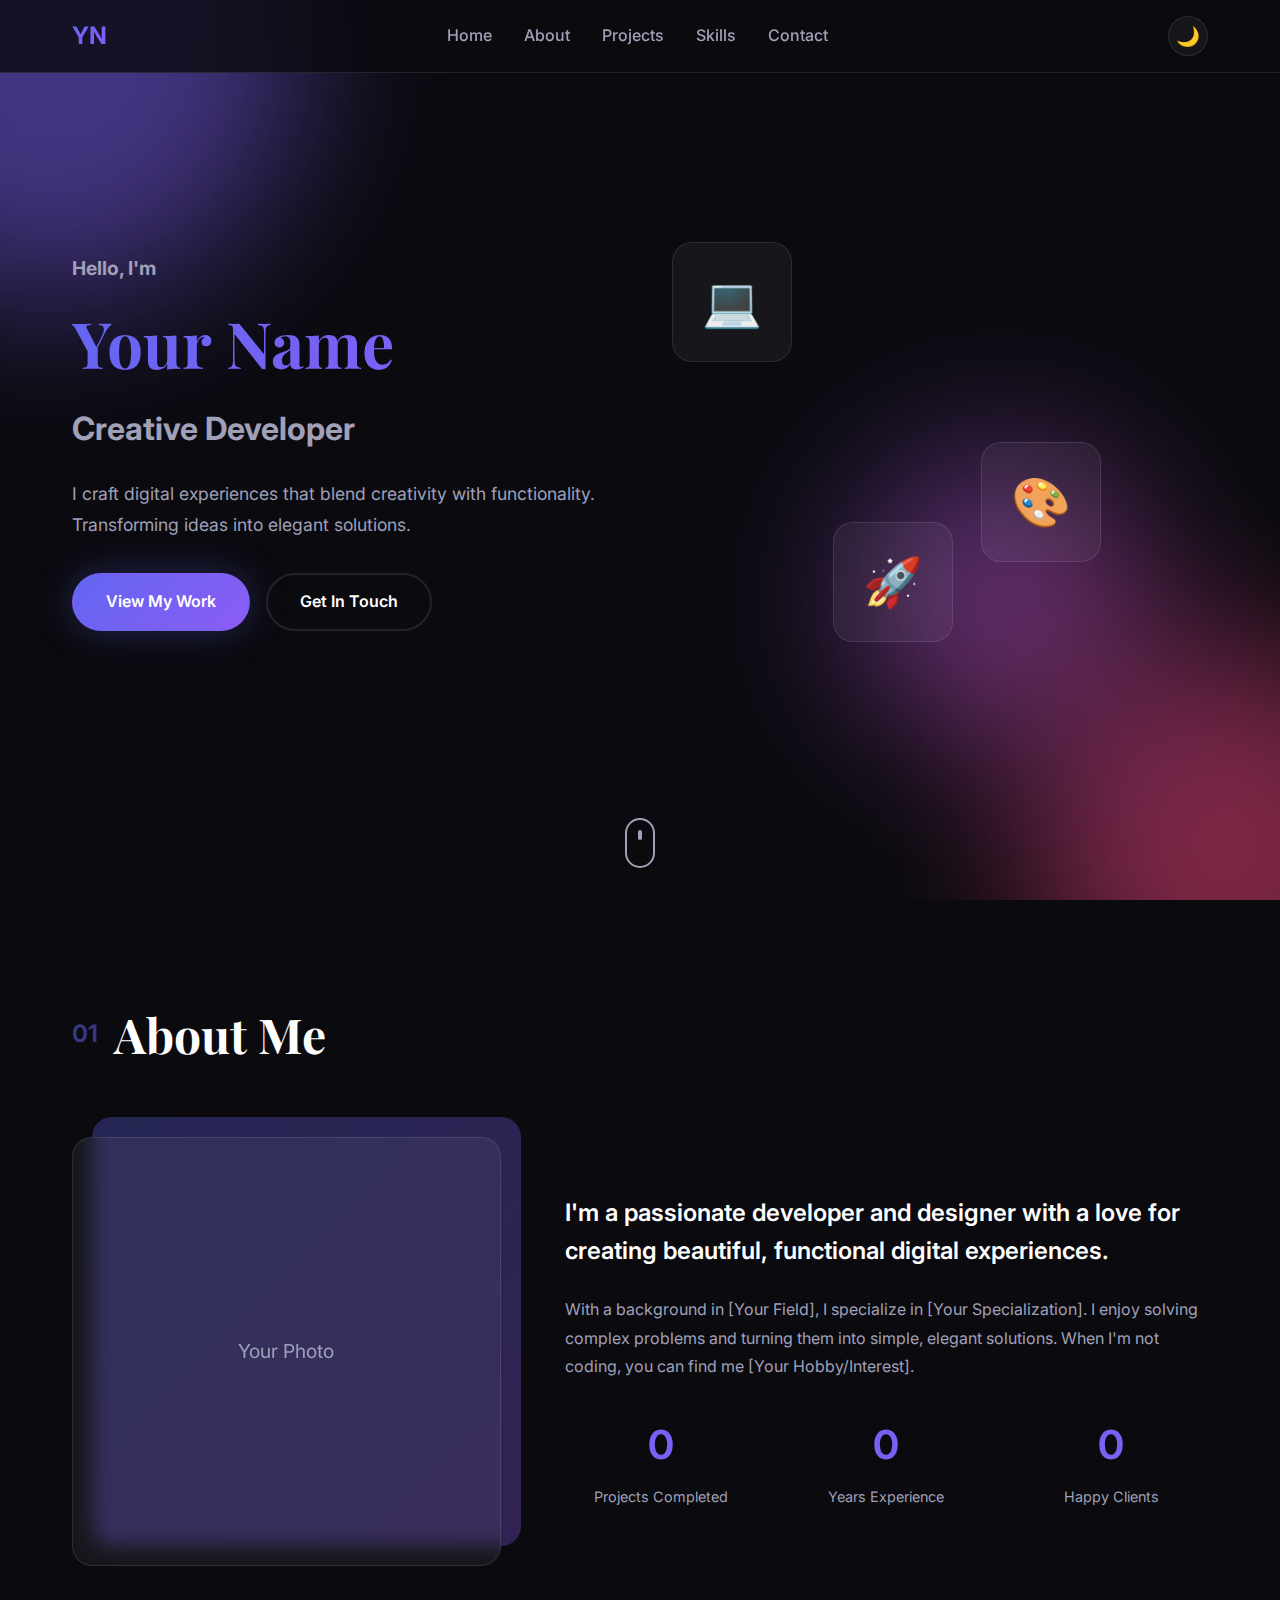
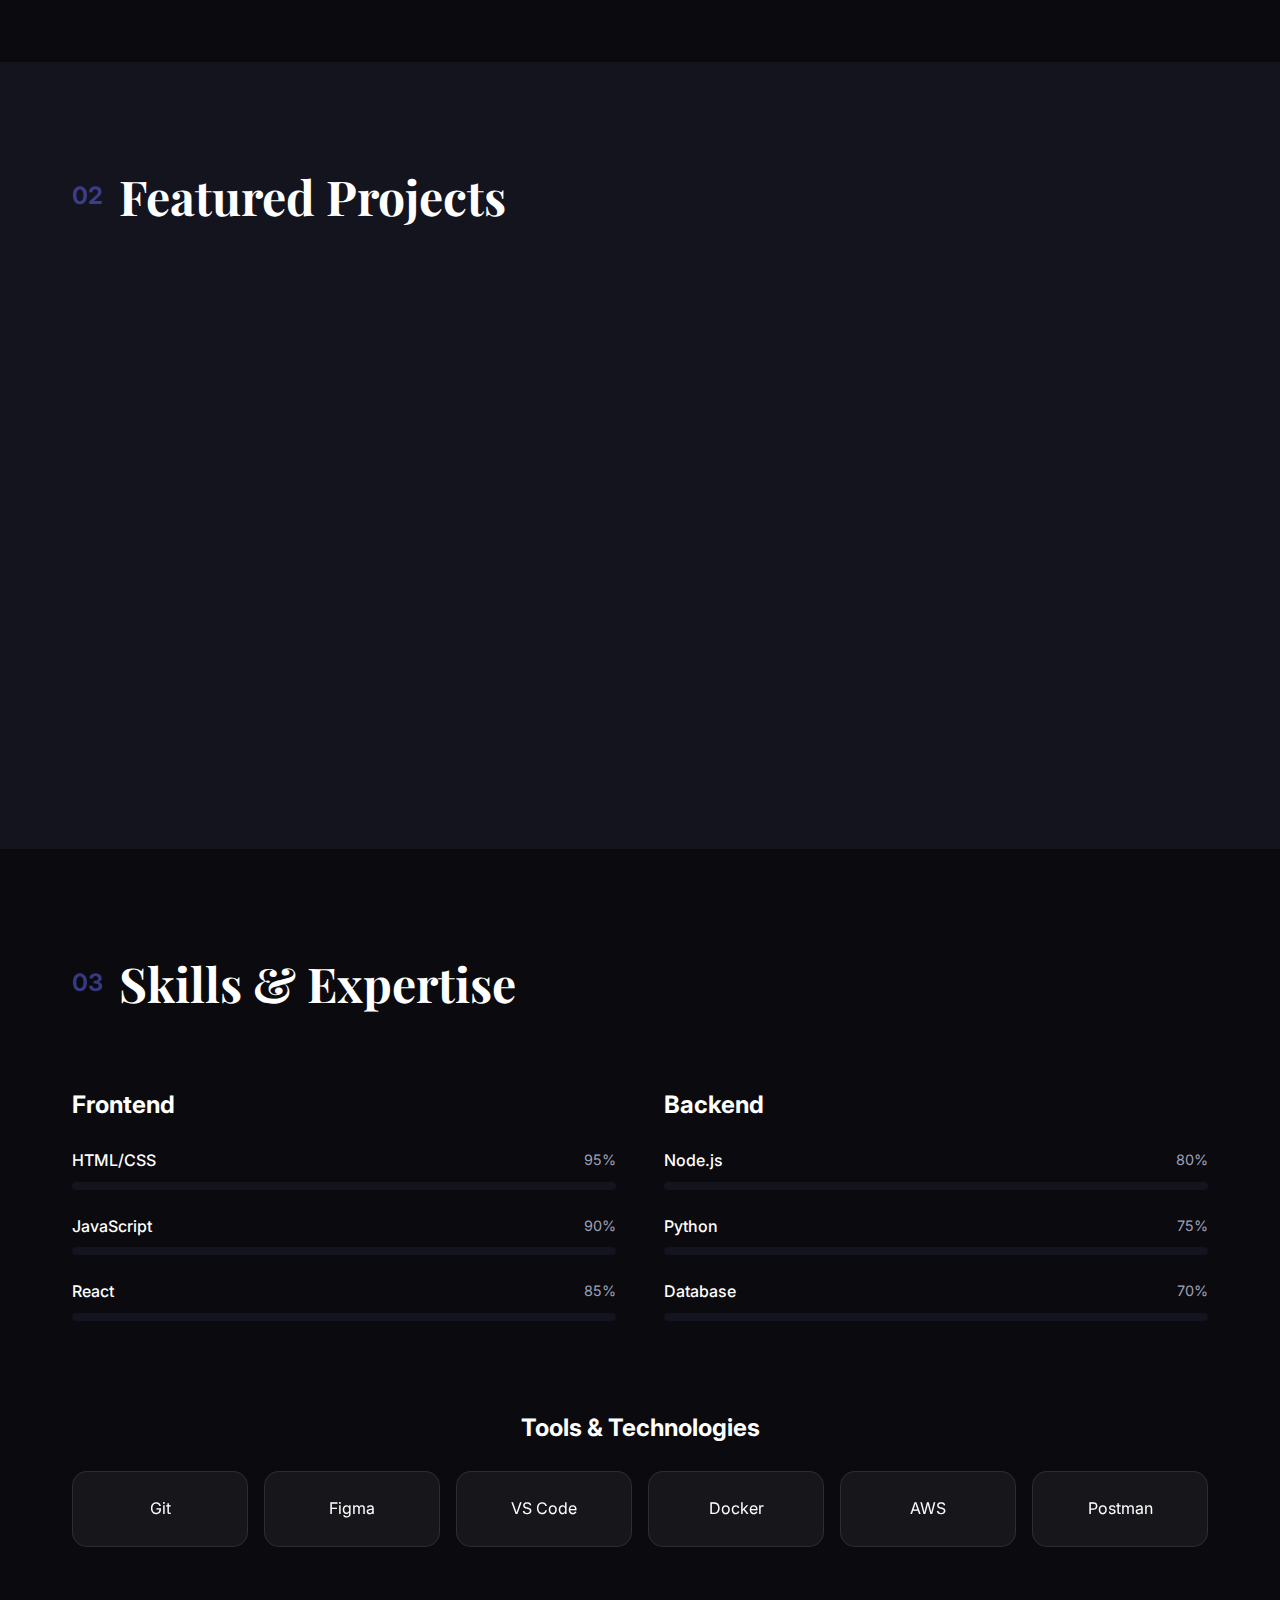
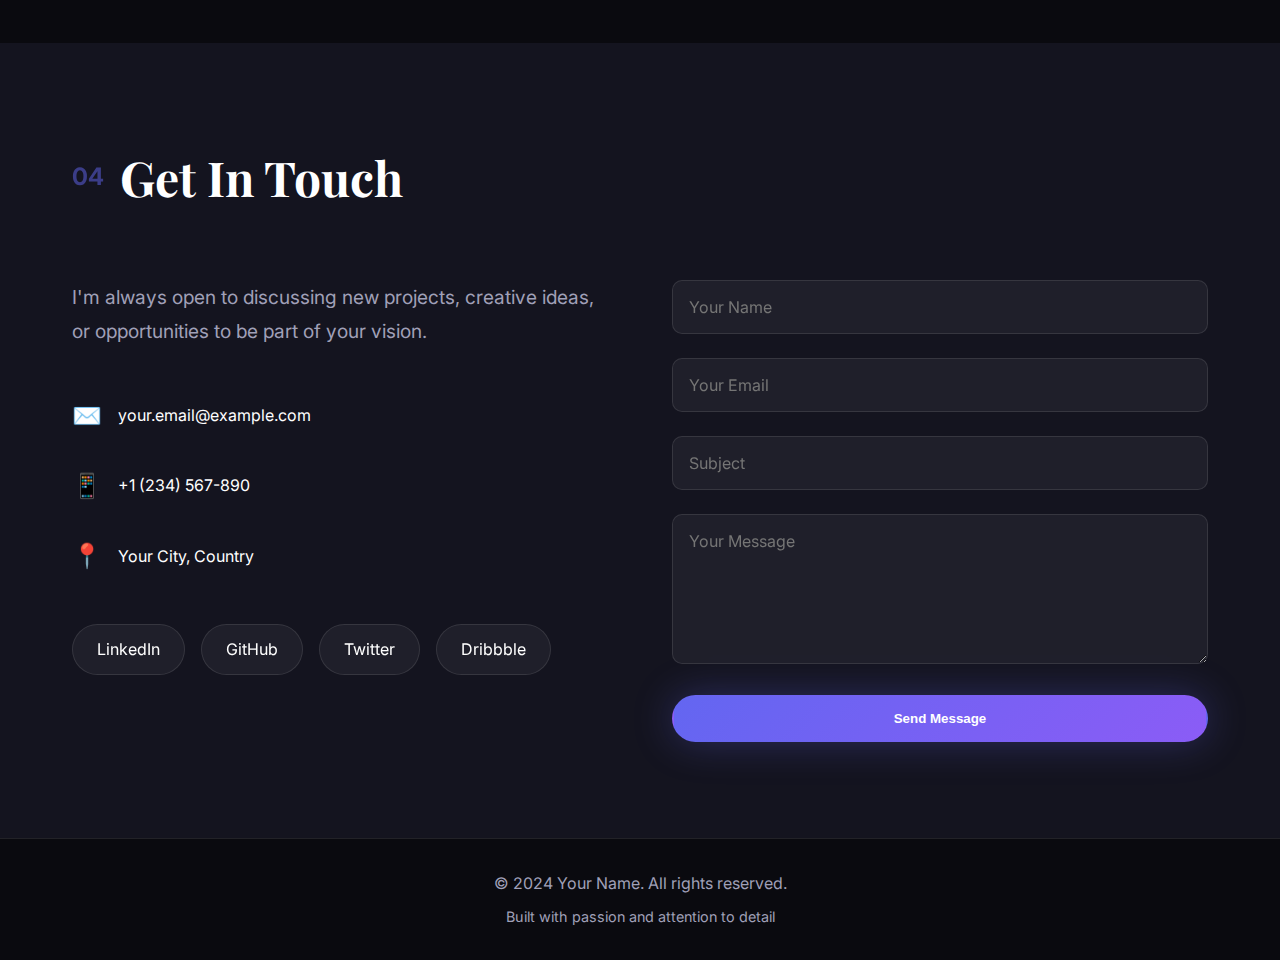
<file: index.html>
<!DOCTYPE html>
<html lang="en">
<head>
    <meta charset="UTF-8">
    <meta name="viewport" content="width=device-width, initial-scale=1.0">
    <title>Your Name - Portfolio</title>
    <link rel="stylesheet" href="styles.css">
    <link rel="preconnect" href="https://fonts.googleapis.com">
    <link rel="preconnect" href="https://fonts.gstatic.com" crossorigin>
    <link href="https://fonts.googleapis.com/css2?family=Inter:wght@300;400;500;600;700&family=Playfair+Display:wght@400;600;700&display=swap" rel="stylesheet">
</head>
<body>
    <!-- Navigation -->
    <nav class="navbar" id="navbar">
        <div class="nav-container">
            <div class="logo">
                <span class="logo-text">YN</span>
            </div>
            <ul class="nav-menu" id="navMenu">
                <li><a href="#home" class="nav-link">Home</a></li>
                <li><a href="#about" class="nav-link">About</a></li>
                <li><a href="#projects" class="nav-link">Projects</a></li>
                <li><a href="#skills" class="nav-link">Skills</a></li>
                <li><a href="#contact" class="nav-link">Contact</a></li>
            </ul>
            <button class="theme-toggle" id="themeToggle" aria-label="Toggle theme">
                <span class="theme-icon">🌙</span>
            </button>
            <button class="hamburger" id="hamburger" aria-label="Toggle menu">
                <span></span>
                <span></span>
                <span></span>
            </button>
        </div>
    </nav>

    <!-- Hero Section -->
    <section id="home" class="hero">
        <div class="hero-background">
            <div class="gradient-orb orb-1"></div>
            <div class="gradient-orb orb-2"></div>
            <div class="gradient-orb orb-3"></div>
        </div>
        <div class="hero-content">
            <div class="hero-text">
                <h1 class="hero-title">
                    <span class="greeting">Hello, I'm</span>
                    <span class="name">Your Name</span>
                    <span class="title-text">Creative Developer</span>
                </h1>
                <p class="hero-description">
                    I craft digital experiences that blend creativity with functionality. 
                    Transforming ideas into elegant solutions.
                </p>
                <div class="hero-buttons">
                    <a href="#projects" class="btn btn-primary">View My Work</a>
                    <a href="#contact" class="btn btn-secondary">Get In Touch</a>
                </div>
            </div>
            <div class="hero-visual">
                <div class="floating-card card-1">
                    <div class="card-content">💻</div>
                </div>
                <div class="floating-card card-2">
                    <div class="card-content">🎨</div>
                </div>
                <div class="floating-card card-3">
                    <div class="card-content">🚀</div>
                </div>
            </div>
        </div>
        <div class="scroll-indicator">
            <div class="mouse"></div>
        </div>
    </section>

    <!-- About Section -->
    <section id="about" class="about">
        <div class="container">
            <div class="section-header">
                <span class="section-number">01</span>
                <h2 class="section-title">About Me</h2>
            </div>
            <div class="about-content">
                <div class="about-image">
                    <div class="image-placeholder">
                        <span>Your Photo</span>
                    </div>
                    <div class="image-decoration"></div>
                </div>
                <div class="about-text">
                    <p class="about-intro">
                        I'm a passionate developer and designer with a love for creating 
                        beautiful, functional digital experiences.
                    </p>
                    <p class="about-description">
                        With a background in [Your Field], I specialize in [Your Specialization]. 
                        I enjoy solving complex problems and turning them into simple, elegant solutions. 
                        When I'm not coding, you can find me [Your Hobby/Interest].
                    </p>
                    <div class="about-stats">
                        <div class="stat-item">
                            <span class="stat-number" data-target="50">0</span>
                            <span class="stat-label">Projects Completed</span>
                        </div>
                        <div class="stat-item">
                            <span class="stat-number" data-target="3">0</span>
                            <span class="stat-label">Years Experience</span>
                        </div>
                        <div class="stat-item">
                            <span class="stat-number" data-target="20">0</span>
                            <span class="stat-label">Happy Clients</span>
                        </div>
                    </div>
                </div>
            </div>
        </div>
    </section>

    <!-- Projects Section -->
    <section id="projects" class="projects">
        <div class="container">
            <div class="section-header">
                <span class="section-number">02</span>
                <h2 class="section-title">Featured Projects</h2>
            </div>
            <div class="projects-grid">
                <div class="project-card">
                    <div class="project-image">
                        <div class="project-placeholder">
                            <span>Project Image</span>
                        </div>
                        <div class="project-overlay">
                            <a href="#" class="project-link" aria-label="View project">View Project →</a>
                        </div>
                    </div>
                    <div class="project-info">
                        <span class="project-category">Web Development</span>
                        <h3 class="project-title">Project Title One</h3>
                        <p class="project-description">
                            A brief description of your project goes here. Highlight the key features 
                            and technologies used.
                        </p>
                        <div class="project-tags">
                            <span class="tag">React</span>
                            <span class="tag">Node.js</span>
                            <span class="tag">MongoDB</span>
                        </div>
                    </div>
                </div>
                <div class="project-card">
                    <div class="project-image">
                        <div class="project-placeholder">
                            <span>Project Image</span>
                        </div>
                        <div class="project-overlay">
                            <a href="#" class="project-link" aria-label="View project">View Project →</a>
                        </div>
                    </div>
                    <div class="project-info">
                        <span class="project-category">UI/UX Design</span>
                        <h3 class="project-title">Project Title Two</h3>
                        <p class="project-description">
                            Another project description showcasing your design skills and 
                            creative approach to problem-solving.
                        </p>
                        <div class="project-tags">
                            <span class="tag">Figma</span>
                            <span class="tag">Design System</span>
                            <span class="tag">Prototyping</span>
                        </div>
                    </div>
                </div>
                <div class="project-card">
                    <div class="project-image">
                        <div class="project-placeholder">
                            <span>Project Image</span>
                        </div>
                        <div class="project-overlay">
                            <a href="#" class="project-link" aria-label="View project">View Project →</a>
                        </div>
                    </div>
                    <div class="project-info">
                        <span class="project-category">Mobile App</span>
                        <h3 class="project-title">Project Title Three</h3>
                        <p class="project-description">
                            Description of a mobile application project with focus on user experience 
                            and modern design principles.
                        </p>
                        <div class="project-tags">
                            <span class="tag">React Native</span>
                            <span class="tag">Firebase</span>
                            <span class="tag">API</span>
                        </div>
                    </div>
                </div>
            </div>
        </div>
    </section>

    <!-- Skills Section -->
    <section id="skills" class="skills">
        <div class="container">
            <div class="section-header">
                <span class="section-number">03</span>
                <h2 class="section-title">Skills & Expertise</h2>
            </div>
            <div class="skills-content">
                <div class="skills-category">
                    <h3 class="category-title">Frontend</h3>
                    <div class="skills-list">
                        <div class="skill-item">
                            <div class="skill-header">
                                <span class="skill-name">HTML/CSS</span>
                                <span class="skill-percentage">95%</span>
                            </div>
                            <div class="skill-bar">
                                <div class="skill-progress" data-width="95"></div>
                            </div>
                        </div>
                        <div class="skill-item">
                            <div class="skill-header">
                                <span class="skill-name">JavaScript</span>
                                <span class="skill-percentage">90%</span>
                            </div>
                            <div class="skill-bar">
                                <div class="skill-progress" data-width="90"></div>
                            </div>
                        </div>
                        <div class="skill-item">
                            <div class="skill-header">
                                <span class="skill-name">React</span>
                                <span class="skill-percentage">85%</span>
                            </div>
                            <div class="skill-bar">
                                <div class="skill-progress" data-width="85"></div>
                            </div>
                        </div>
                    </div>
                </div>
                <div class="skills-category">
                    <h3 class="category-title">Backend</h3>
                    <div class="skills-list">
                        <div class="skill-item">
                            <div class="skill-header">
                                <span class="skill-name">Node.js</span>
                                <span class="skill-percentage">80%</span>
                            </div>
                            <div class="skill-bar">
                                <div class="skill-progress" data-width="80"></div>
                            </div>
                        </div>
                        <div class="skill-item">
                            <div class="skill-header">
                                <span class="skill-name">Python</span>
                                <span class="skill-percentage">75%</span>
                            </div>
                            <div class="skill-bar">
                                <div class="skill-progress" data-width="75"></div>
                            </div>
                        </div>
                        <div class="skill-item">
                            <div class="skill-header">
                                <span class="skill-name">Database</span>
                                <span class="skill-percentage">70%</span>
                            </div>
                            <div class="skill-bar">
                                <div class="skill-progress" data-width="70"></div>
                            </div>
                        </div>
                    </div>
                </div>
            </div>
            <div class="tools-section">
                <h3 class="tools-title">Tools & Technologies</h3>
                <div class="tools-grid">
                    <div class="tool-item">Git</div>
                    <div class="tool-item">Figma</div>
                    <div class="tool-item">VS Code</div>
                    <div class="tool-item">Docker</div>
                    <div class="tool-item">AWS</div>
                    <div class="tool-item">Postman</div>
                </div>
            </div>
        </div>
    </section>

    <!-- Contact Section -->
    <section id="contact" class="contact">
        <div class="container">
            <div class="section-header">
                <span class="section-number">04</span>
                <h2 class="section-title">Get In Touch</h2>
            </div>
            <div class="contact-content">
                <div class="contact-info">
                    <p class="contact-intro">
                        I'm always open to discussing new projects, creative ideas, or 
                        opportunities to be part of your vision.
                    </p>
                    <div class="contact-details">
                        <a href="mailto:your.email@example.com" class="contact-item">
                            <span class="contact-icon">✉️</span>
                            <span>your.email@example.com</span>
                        </a>
                        <a href="tel:+1234567890" class="contact-item">
                            <span class="contact-icon">📱</span>
                            <span>+1 (234) 567-890</span>
                        </a>
                        <div class="contact-item">
                            <span class="contact-icon">📍</span>
                            <span>Your City, Country</span>
                        </div>
                    </div>
                    <div class="social-links">
                        <a href="#" class="social-link" aria-label="LinkedIn">LinkedIn</a>
                        <a href="#" class="social-link" aria-label="GitHub">GitHub</a>
                        <a href="#" class="social-link" aria-label="Twitter">Twitter</a>
                        <a href="#" class="social-link" aria-label="Dribbble">Dribbble</a>
                    </div>
                </div>
                <form class="contact-form" id="contactForm">
                    <div class="form-group">
                        <input type="text" id="name" name="name" placeholder="Your Name" required>
                    </div>
                    <div class="form-group">
                        <input type="email" id="email" name="email" placeholder="Your Email" required>
                    </div>
                    <div class="form-group">
                        <input type="text" id="subject" name="subject" placeholder="Subject" required>
                    </div>
                    <div class="form-group">
                        <textarea id="message" name="message" rows="5" placeholder="Your Message" required></textarea>
                    </div>
                    <button type="submit" class="btn btn-primary">Send Message</button>
                </form>
            </div>
        </div>
    </section>

    <!-- Footer -->
    <footer class="footer">
        <div class="container">
            <p>&copy; 2024 Your Name. All rights reserved.</p>
            <p class="footer-note">Built with passion and attention to detail</p>
        </div>
    </footer>

    <script src="script.js"></script>
</body>
</html>
</file>
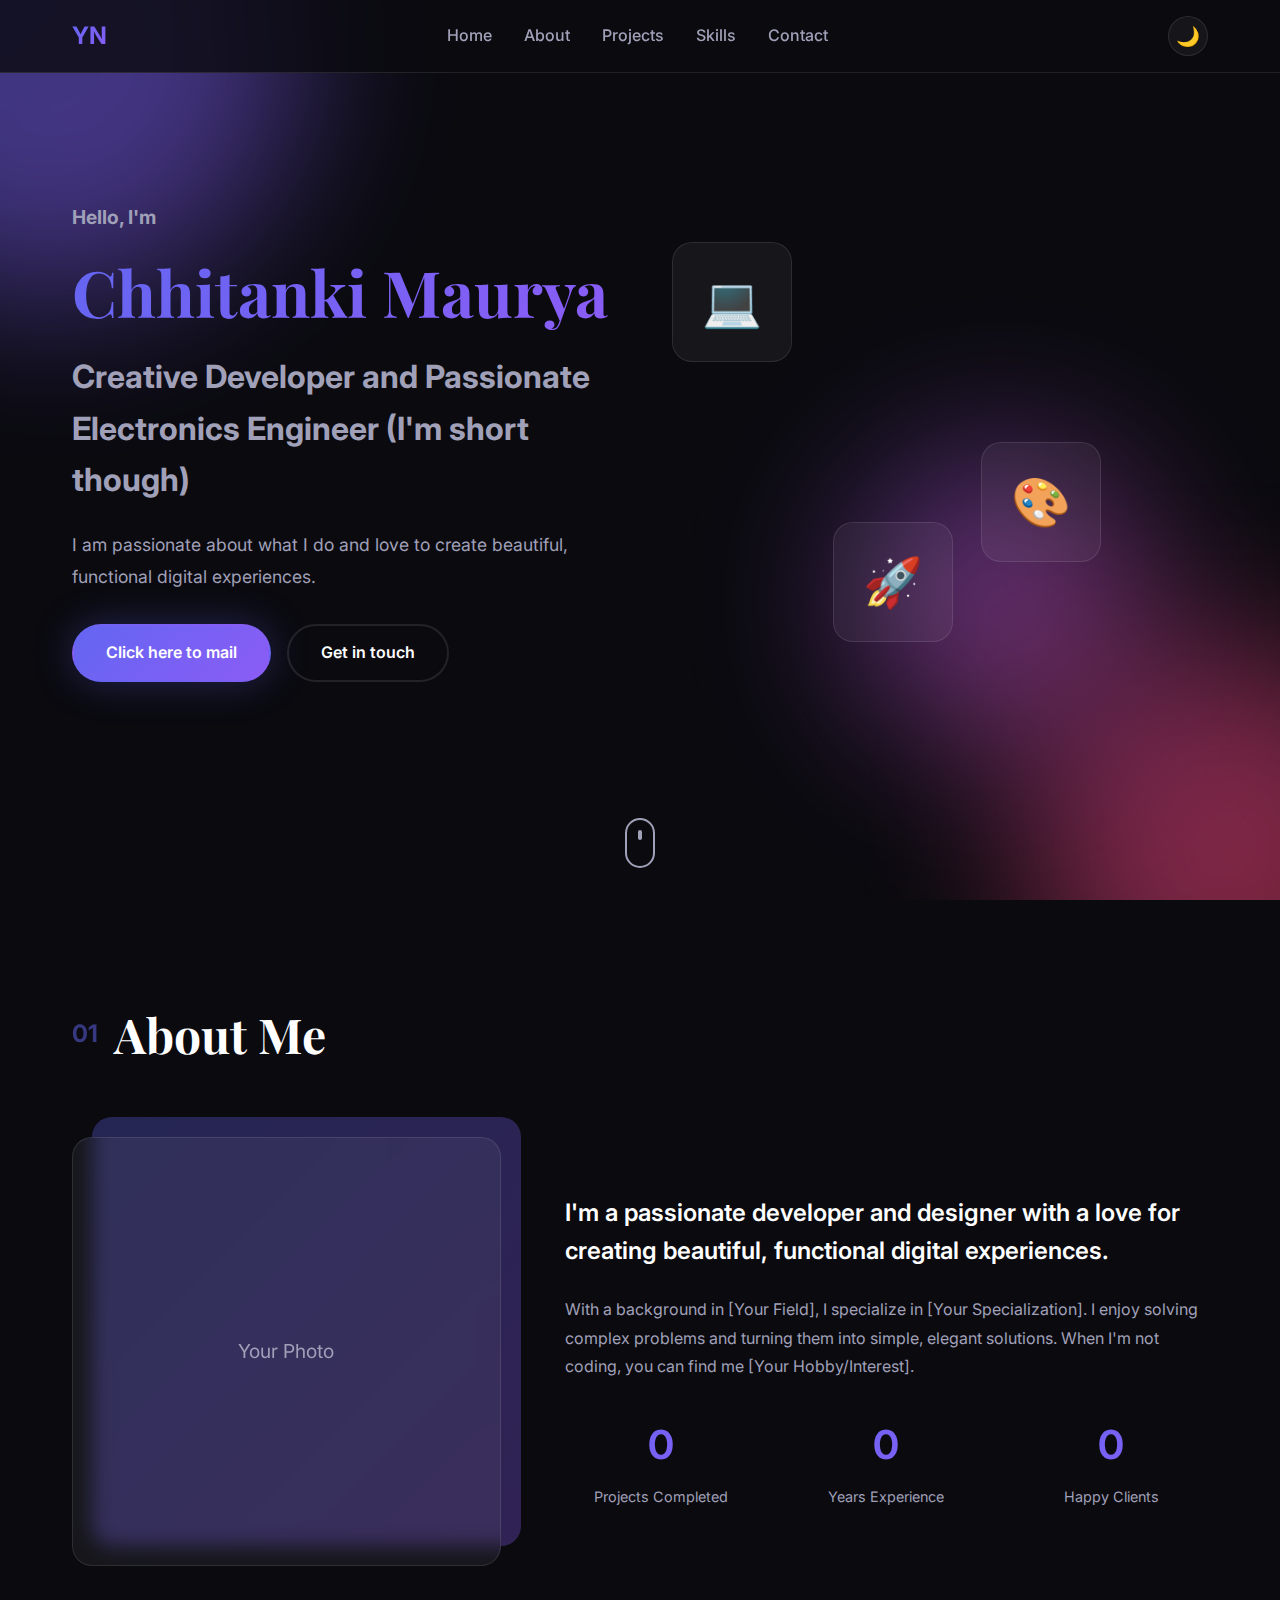
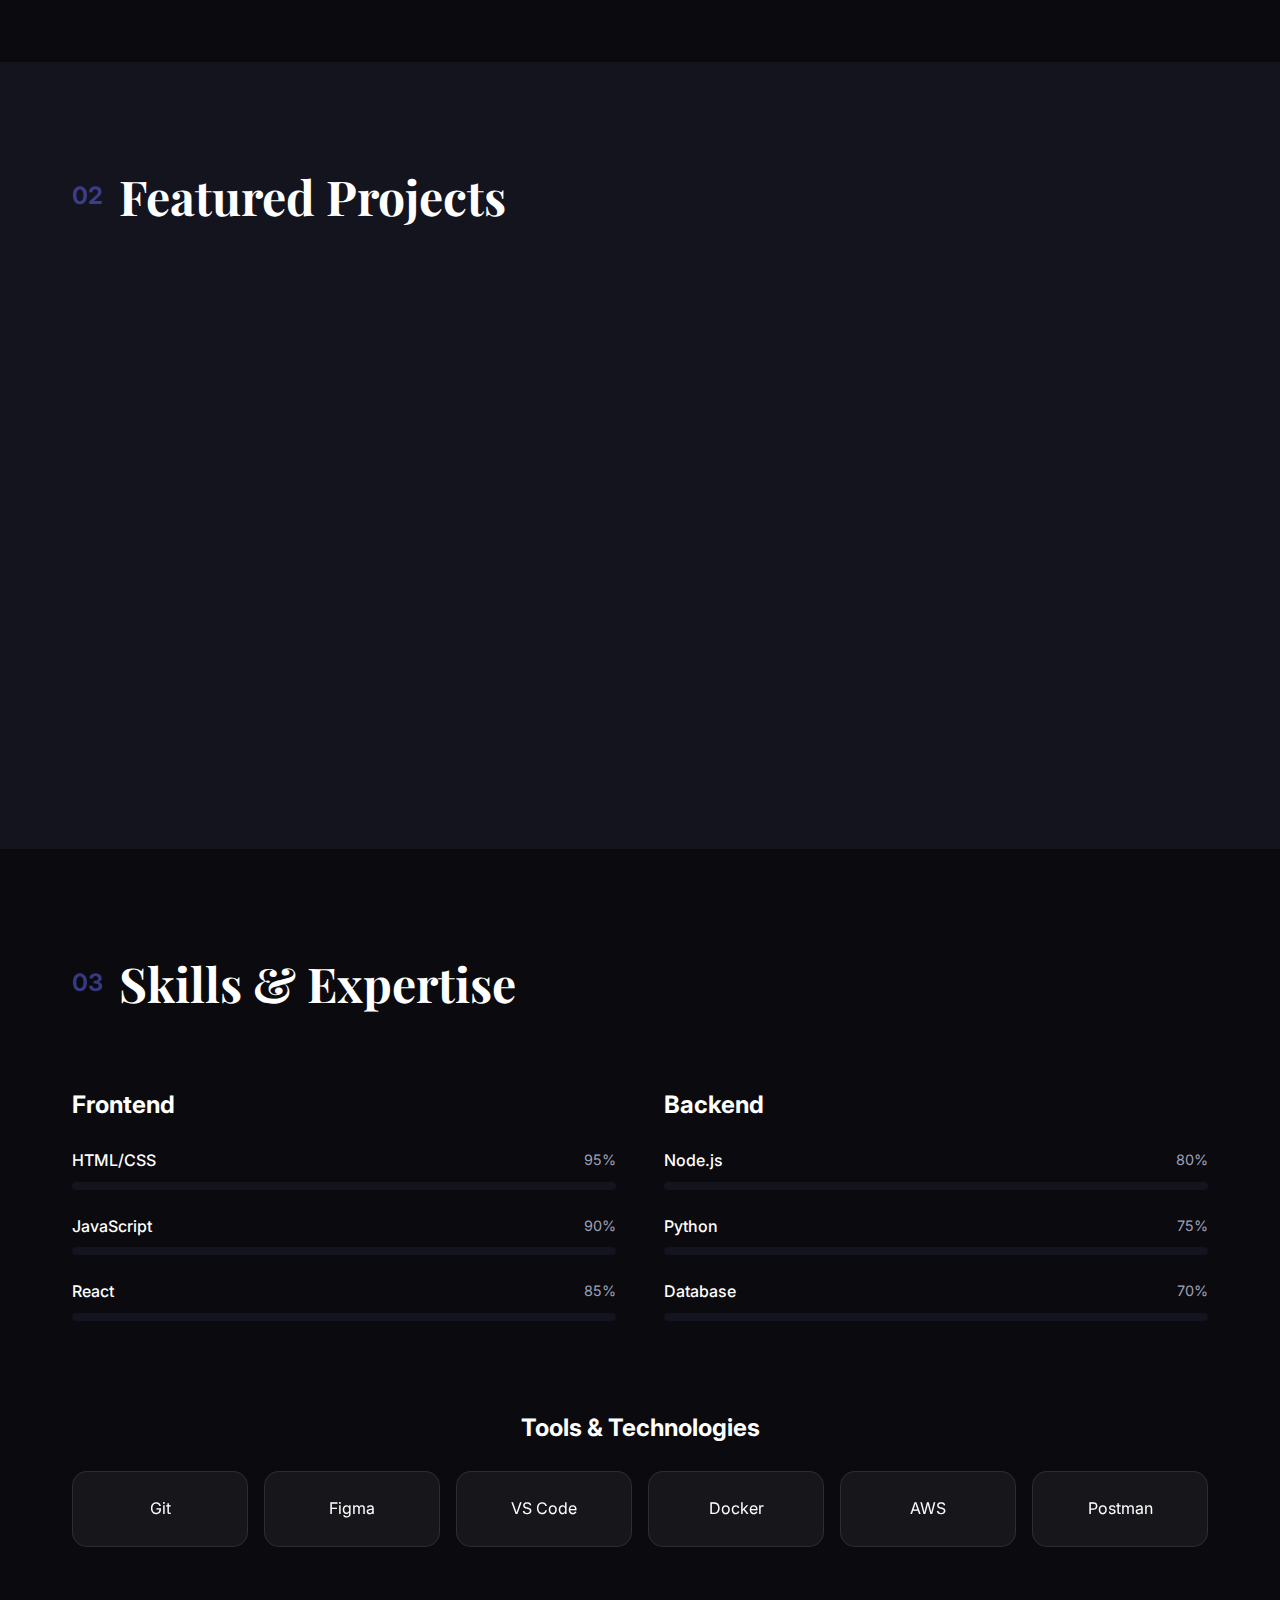
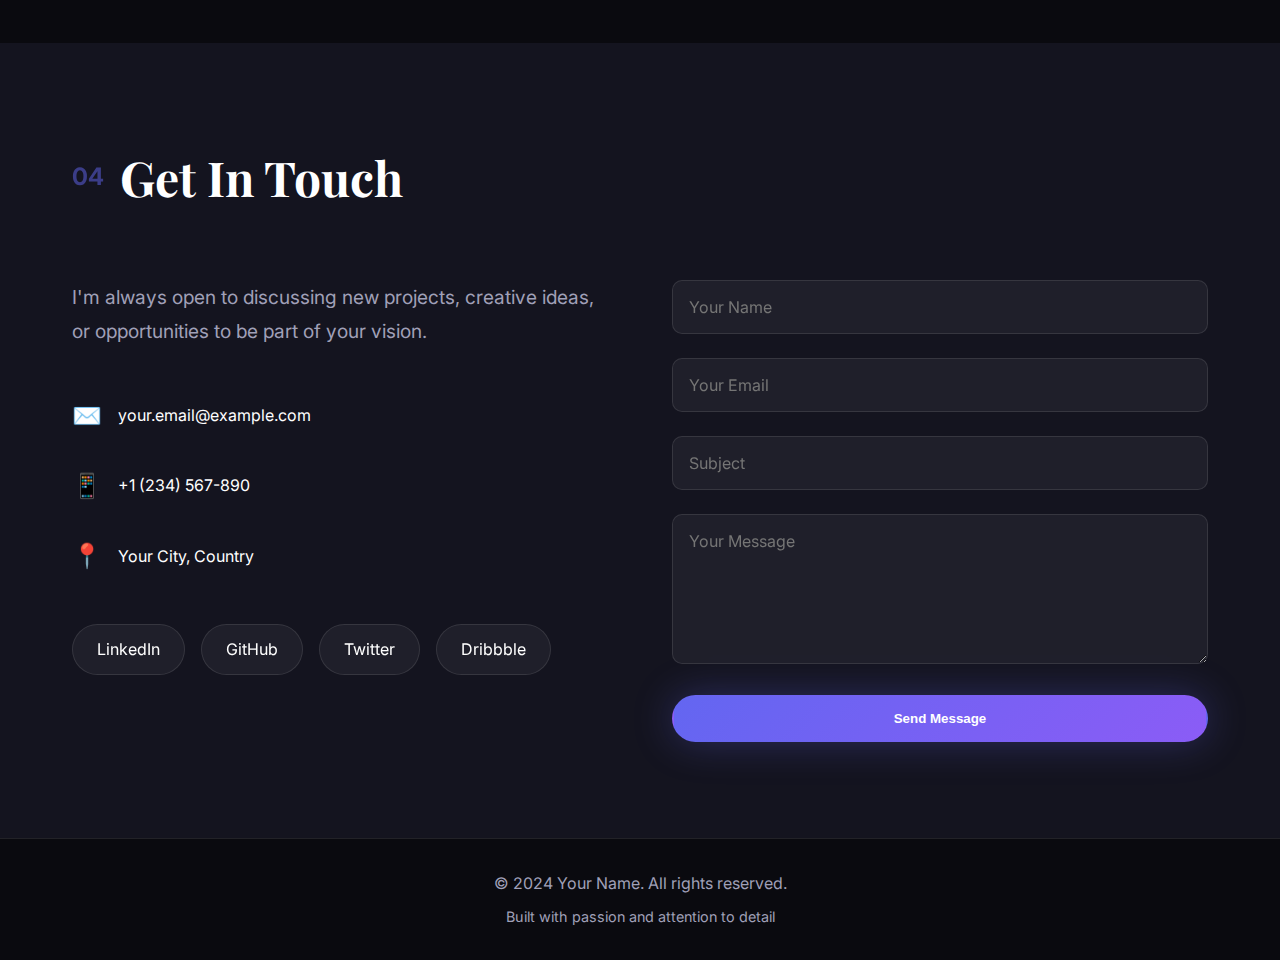
<file: docs/index.html>
<!DOCTYPE html>
<html lang="en">
<head>
    <meta charset="UTF-8">
    <meta name="viewport" content="width=device-width, initial-scale=1.0">
    <title>Your Name - Portfolio</title>
    <link rel="stylesheet" href="styles.css">
    <link rel="preconnect" href="https://fonts.googleapis.com">
    <link rel="preconnect" href="https://fonts.gstatic.com" crossorigin>
    <link href="https://fonts.googleapis.com/css2?family=Inter:wght@300;400;500;600;700&family=Playfair+Display:wght@400;600;700&display=swap" rel="stylesheet">
</head>
<body>
    <!-- Navigation -->
    <nav class="navbar" id="navbar">
        <div class="nav-container">
            <div class="logo">
                <span class="logo-text">YN</span>
            </div>
            <ul class="nav-menu" id="navMenu">
                <li><a href="#home" class="nav-link">Home</a></li>
                <li><a href="#about" class="nav-link">About</a></li>
                <li><a href="#projects" class="nav-link">Projects</a></li>
                <li><a href="#skills" class="nav-link">Skills</a></li>
                <li><a href="#contact" class="nav-link">Contact</a></li>
            </ul>
            <button class="theme-toggle" id="themeToggle" aria-label="Toggle theme">
                <span class="theme-icon">🌙</span>
            </button>
            <button class="hamburger" id="hamburger" aria-label="Toggle menu">
                <span></span>
                <span></span>
                <span></span>
            </button>
        </div>
    </nav>

    <!-- Hero Section -->
    <section id="home" class="hero">
        <div class="hero-background">
            <div class="gradient-orb orb-1"></div>
            <div class="gradient-orb orb-2"></div>
            <div class="gradient-orb orb-3"></div>
        </div>
        <div class="hero-content">
            <div class="hero-text">
                <h1 class="hero-title">
                    <span class="greeting">Hello, I'm</span>
                    <span class="name">Chhitanki Maurya</span>
                    <span class="title-text">Creative Developer and Passionate Electronics Engineer (I'm short though)</span>
                </h1>
                <p class="hero-description">
                    I am passionate about what I do and love to create beautiful, functional digital experiences.
                </p>
                <div class="hero-buttons">
                    <a href="mailto:your.himangimaurya0@gmail.com" class="btn btn-primary">Click here to mail</a>
                    <a href="#contact" class="btn btn-secondary">Get in touch</a>
                </div>
            </div>
            <div class="hero-visual">
                <div class="floating-card card-1">
                    <div class="card-content">💻</div>
                </div>
                <div class="floating-card card-2">
                    <div class="card-content">🎨</div>
                </div>
                <div class="floating-card card-3">
                    <div class="card-content">🚀</div>
                </div>
            </div>
        </div>
        <div class="scroll-indicator">
            <div class="mouse"></div>
        </div>
    </section>

    <!-- About Section -->
    <section id="about" class="about">
        <div class="container">
            <div class="section-header">
                <span class="section-number">01</span>
                <h2 class="section-title">About Me</h2>
            </div>
            <div class="about-content">
                <div class="about-image">
                    <div class="image-placeholder">
                        <span>Your Photo</span>
                    </div>
                    <div class="image-decoration"></div>
                </div>
                <div class="about-text">
                    <p class="about-intro">
                        I'm a passionate developer and designer with a love for creating 
                        beautiful, functional digital experiences.
                    </p>
                    <p class="about-description">
                        With a background in [Your Field], I specialize in [Your Specialization]. 
                        I enjoy solving complex problems and turning them into simple, elegant solutions. 
                        When I'm not coding, you can find me [Your Hobby/Interest].
                    </p>
                    <div class="about-stats">
                        <div class="stat-item">
                            <span class="stat-number" data-target="50">0</span>
                            <span class="stat-label">Projects Completed</span>
                        </div>
                        <div class="stat-item">
                            <span class="stat-number" data-target="3">0</span>
                            <span class="stat-label">Years Experience</span>
                        </div>
                        <div class="stat-item">
                            <span class="stat-number" data-target="20">0</span>
                            <span class="stat-label">Happy Clients</span>
                        </div>
                    </div>
                </div>
            </div>
        </div>
    </section>

    <!-- Projects Section -->
    <section id="projects" class="projects">
        <div class="container">
            <div class="section-header">
                <span class="section-number">02</span>
                <h2 class="section-title">Featured Projects</h2>
            </div>
            <div class="projects-grid">
                <div class="project-card">
                    <div class="project-image">
                        <div class="project-placeholder">
                            <span>Project Image</span>
                        </div>
                        <div class="project-overlay">
                            <a href="#" class="project-link" aria-label="View project">View Project →</a>
                        </div>
                    </div>
                    <div class="project-info">
                        <span class="project-category">Web Development</span>
                        <h3 class="project-title">Project Title One</h3>
                        <p class="project-description">
                            A brief description of your project goes here. Highlight the key features 
                            and technologies used.
                        </p>
                        <div class="project-tags">
                            <span class="tag">React</span>
                            <span class="tag">Node.js</span>
                            <span class="tag">MongoDB</span>
                        </div>
                    </div>
                </div>
                <div class="project-card">
                    <div class="project-image">
                        <div class="project-placeholder">
                            <span>Project Image</span>
                        </div>
                        <div class="project-overlay">
                            <a href="#" class="project-link" aria-label="View project">View Project →</a>
                        </div>
                    </div>
                    <div class="project-info">
                        <span class="project-category">UI/UX Design</span>
                        <h3 class="project-title">Project Title Two</h3>
                        <p class="project-description">
                            Another project description showcasing your design skills and 
                            creative approach to problem-solving.
                        </p>
                        <div class="project-tags">
                            <span class="tag">Figma</span>
                            <span class="tag">Design System</span>
                            <span class="tag">Prototyping</span>
                        </div>
                    </div>
                </div>
                <div class="project-card">
                    <div class="project-image">
                        <div class="project-placeholder">
                            <span>Project Image</span>
                        </div>
                        <div class="project-overlay">
                            <a href="#" class="project-link" aria-label="View project">View Project →</a>
                        </div>
                    </div>
                    <div class="project-info">
                        <span class="project-category">Mobile App</span>
                        <h3 class="project-title">Project Title Three</h3>
                        <p class="project-description">
                            Description of a mobile application project with focus on user experience 
                            and modern design principles.
                        </p>
                        <div class="project-tags">
                            <span class="tag">React Native</span>
                            <span class="tag">Firebase</span>
                            <span class="tag">API</span>
                        </div>
                    </div>
                </div>
            </div>
        </div>
    </section>

    <!-- Skills Section -->
    <section id="skills" class="skills">
        <div class="container">
            <div class="section-header">
                <span class="section-number">03</span>
                <h2 class="section-title">Skills & Expertise</h2>
            </div>
            <div class="skills-content">
                <div class="skills-category">
                    <h3 class="category-title">Frontend</h3>
                    <div class="skills-list">
                        <div class="skill-item">
                            <div class="skill-header">
                                <span class="skill-name">HTML/CSS</span>
                                <span class="skill-percentage">95%</span>
                            </div>
                            <div class="skill-bar">
                                <div class="skill-progress" data-width="95"></div>
                            </div>
                        </div>
                        <div class="skill-item">
                            <div class="skill-header">
                                <span class="skill-name">JavaScript</span>
                                <span class="skill-percentage">90%</span>
                            </div>
                            <div class="skill-bar">
                                <div class="skill-progress" data-width="90"></div>
                            </div>
                        </div>
                        <div class="skill-item">
                            <div class="skill-header">
                                <span class="skill-name">React</span>
                                <span class="skill-percentage">85%</span>
                            </div>
                            <div class="skill-bar">
                                <div class="skill-progress" data-width="85"></div>
                            </div>
                        </div>
                    </div>
                </div>
                <div class="skills-category">
                    <h3 class="category-title">Backend</h3>
                    <div class="skills-list">
                        <div class="skill-item">
                            <div class="skill-header">
                                <span class="skill-name">Node.js</span>
                                <span class="skill-percentage">80%</span>
                            </div>
                            <div class="skill-bar">
                                <div class="skill-progress" data-width="80"></div>
                            </div>
                        </div>
                        <div class="skill-item">
                            <div class="skill-header">
                                <span class="skill-name">Python</span>
                                <span class="skill-percentage">75%</span>
                            </div>
                            <div class="skill-bar">
                                <div class="skill-progress" data-width="75"></div>
                            </div>
                        </div>
                        <div class="skill-item">
                            <div class="skill-header">
                                <span class="skill-name">Database</span>
                                <span class="skill-percentage">70%</span>
                            </div>
                            <div class="skill-bar">
                                <div class="skill-progress" data-width="70"></div>
                            </div>
                        </div>
                    </div>
                </div>
            </div>
            <div class="tools-section">
                <h3 class="tools-title">Tools & Technologies</h3>
                <div class="tools-grid">
                    <div class="tool-item">Git</div>
                    <div class="tool-item">Figma</div>
                    <div class="tool-item">VS Code</div>
                    <div class="tool-item">Docker</div>
                    <div class="tool-item">AWS</div>
                    <div class="tool-item">Postman</div>
                </div>
            </div>
        </div>
    </section>

    <!-- Contact Section -->
    <section id="contact" class="contact">
        <div class="container">
            <div class="section-header">
                <span class="section-number">04</span>
                <h2 class="section-title">Get In Touch</h2>
            </div>
            <div class="contact-content">
                <div class="contact-info">
                    <p class="contact-intro">
                        I'm always open to discussing new projects, creative ideas, or 
                        opportunities to be part of your vision.
                    </p>
                    <div class="contact-details">
                        <a href="mailto:your.email@example.com" class="contact-item">
                            <span class="contact-icon">✉️</span>
                            <span>your.email@example.com</span>
                        </a>
                        <a href="tel:+1234567890" class="contact-item">
                            <span class="contact-icon">📱</span>
                            <span>+1 (234) 567-890</span>
                        </a>
                        <div class="contact-item">
                            <span class="contact-icon">📍</span>
                            <span>Your City, Country</span>
                        </div>
                    </div>
                    <div class="social-links">
                        <a href="#" class="social-link" aria-label="LinkedIn">LinkedIn</a>
                        <a href="#" class="social-link" aria-label="GitHub">GitHub</a>
                        <a href="#" class="social-link" aria-label="Twitter">Twitter</a>
                        <a href="#" class="social-link" aria-label="Dribbble">Dribbble</a>
                    </div>
                </div>
                <form class="contact-form" id="contactForm">
                    <div class="form-group">
                        <input type="text" id="name" name="name" placeholder="Your Name" required>
                    </div>
                    <div class="form-group">
                        <input type="email" id="email" name="email" placeholder="Your Email" required>
                    </div>
                    <div class="form-group">
                        <input type="text" id="subject" name="subject" placeholder="Subject" required>
                    </div>
                    <div class="form-group">
                        <textarea id="message" name="message" rows="5" placeholder="Your Message" required></textarea>
                    </div>
                    <button type="submit" class="btn btn-primary">Send Message</button>
                </form>
            </div>
        </div>
    </section>

    <!-- Footer -->
    <footer class="footer">
        <div class="container">
            <p>&copy; 2024 Your Name. All rights reserved.</p>
            <p class="footer-note">Built with passion and attention to detail</p>
        </div>
    </footer>

    <script src="script.js"></script>
</body>
</html>
</file>
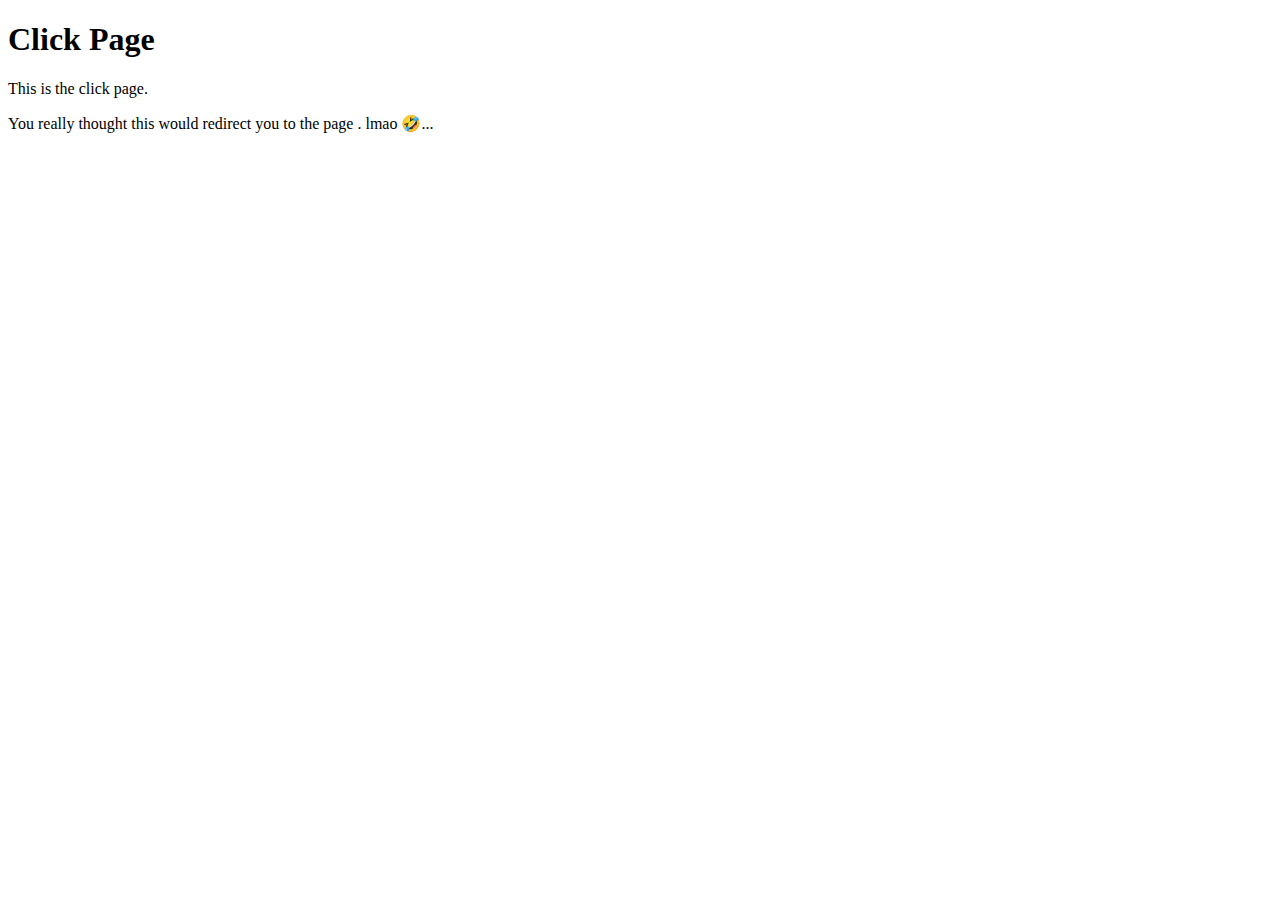
<file: docs/click.html>
<!DOCTYPE html>
<html lang="en">
<head>
    <meta charset="UTF-8">
    <meta name="viewport" content="width=device-width, initial-scale=1.0">
    <title>Document</title>
</head>
<body>
    <h1>Click Page</h1>
    <p>This is the click page.</p>
    <p>You really thought this would redirect you to the page . lmao 🤣...</p>
</body>
</html>
</file>
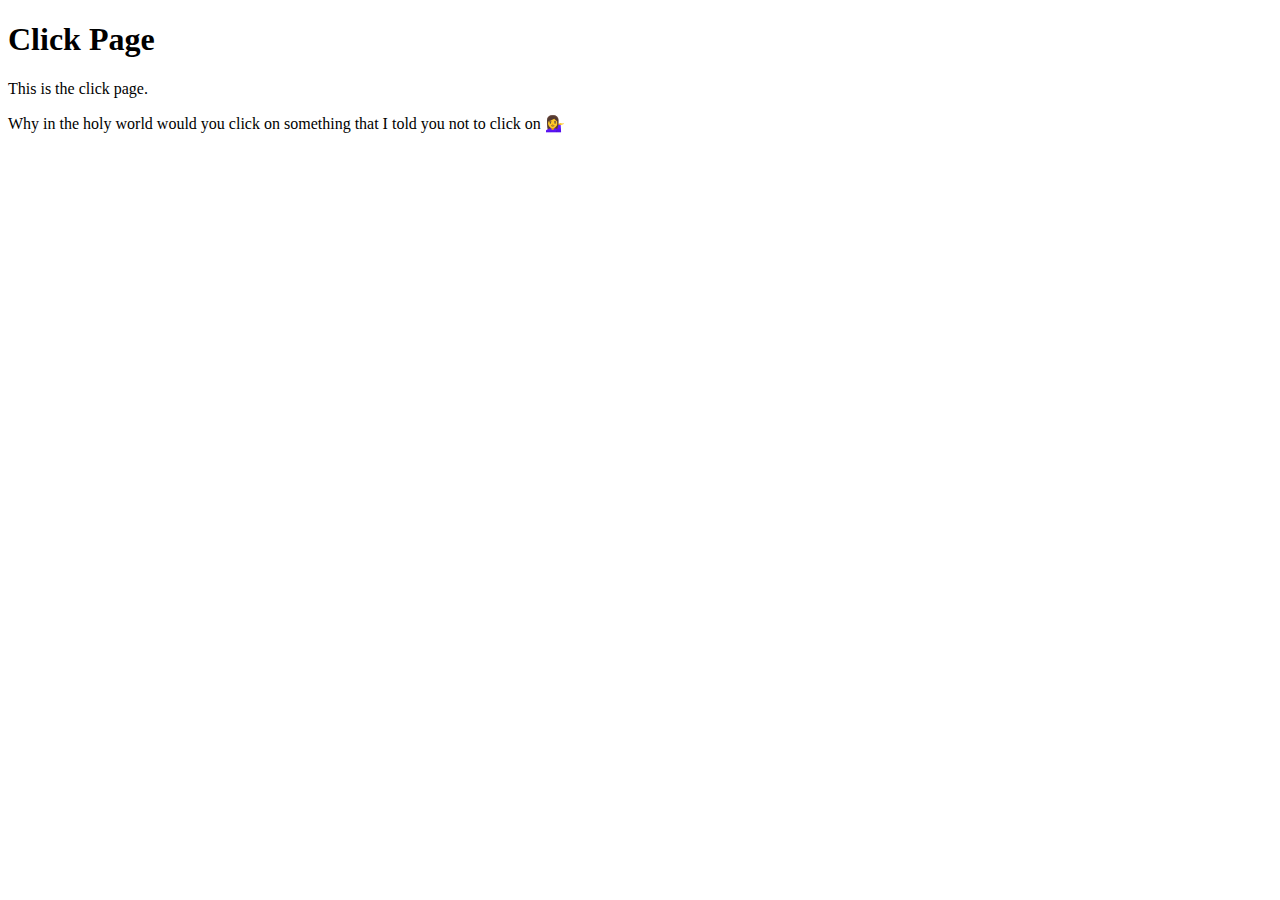
<file: docs/don'tclick.html>
<!DOCTYPE html>
<html lang="en">
<head>
    <meta charset="UTF-8">
    <meta name="viewport" content="width=device-width, initial-scale=1.0">
    <title>Document</title>
</head>
<body>
    <h1>Click Page</h1>
    <p>This is the click page.</p>
    <p> Why in the holy world would you click on something that I told you not to click on 💁‍♀️</p>
    
</body>
</html>
</file>
<file: styles.css>
/* CSS Variables */
:root {
    --primary-color: #6366f1;
    --secondary-color: #8b5cf6;
    --accent-color: #ec4899;
    --bg-primary: #0a0a0f;
    --bg-secondary: #14141f;
    --bg-card: rgba(255, 255, 255, 0.05);
    --text-primary: #ffffff;
    --text-secondary: #a0a0b8;
    --border-color: rgba(255, 255, 255, 0.1);
    --gradient-1: linear-gradient(135deg, #6366f1 0%, #8b5cf6 100%);
    --gradient-2: linear-gradient(135deg, #ec4899 0%, #f43f5e 100%);
    --shadow-glow: 0 0 40px rgba(99, 102, 241, 0.3);
    --transition: all 0.3s cubic-bezier(0.4, 0, 0.2, 1);
}

[data-theme="light"] {
    --bg-primary: #f8f9fa;
    --bg-secondary: #ffffff;
    --bg-card: rgba(0, 0, 0, 0.05);
    --text-primary: #1a1a2e;
    --text-secondary: #4a4a6a;
    --border-color: rgba(0, 0, 0, 0.1);
}

/* Reset & Base Styles */
* {
    margin: 0;
    padding: 0;
    box-sizing: border-box;
}

html {
    scroll-behavior: smooth;
}

body {
    font-family: 'Inter', sans-serif;
    background-color: var(--bg-primary);
    color: var(--text-primary);
    line-height: 1.6;
    overflow-x: hidden;
    transition: background-color 0.3s ease, color 0.3s ease;
}

.container {
    max-width: 1200px;
    margin: 0 auto;
    padding: 0 2rem;
}

/* Navigation */
.navbar {
    position: fixed;
    top: 0;
    width: 100%;
    background: rgba(10, 10, 15, 0.8);
    backdrop-filter: blur(20px);
    border-bottom: 1px solid var(--border-color);
    z-index: 1000;
    transition: var(--transition);
}

[data-theme="light"] .navbar {
    background: rgba(248, 249, 250, 0.8);
}

.nav-container {
    max-width: 1200px;
    margin: 0 auto;
    padding: 1rem 2rem;
    display: flex;
    justify-content: space-between;
    align-items: center;
}

.logo {
    font-size: 1.5rem;
    font-weight: 700;
    background: var(--gradient-1);
    -webkit-background-clip: text;
    -webkit-text-fill-color: transparent;
    background-clip: text;
}

.nav-menu {
    display: flex;
    list-style: none;
    gap: 2rem;
}

.nav-link {
    color: var(--text-secondary);
    text-decoration: none;
    font-weight: 500;
    transition: var(--transition);
    position: relative;
}

.nav-link::after {
    content: '';
    position: absolute;
    bottom: -5px;
    left: 0;
    width: 0;
    height: 2px;
    background: var(--gradient-1);
    transition: var(--transition);
}

.nav-link:hover {
    color: var(--text-primary);
}

.nav-link:hover::after {
    width: 100%;
}

.theme-toggle {
    background: var(--bg-card);
    border: 1px solid var(--border-color);
    border-radius: 50%;
    width: 40px;
    height: 40px;
    display: flex;
    align-items: center;
    justify-content: center;
    cursor: pointer;
    transition: var(--transition);
    font-size: 1.2rem;
}

.theme-toggle:hover {
    transform: rotate(15deg);
    background: var(--gradient-1);
}

.hamburger {
    display: none;
    flex-direction: column;
    gap: 5px;
    background: none;
    border: none;
    cursor: pointer;
}

.hamburger span {
    width: 25px;
    height: 3px;
    background: var(--text-primary);
    transition: var(--transition);
}

/* Hero Section */
.hero {
    min-height: 100vh;
    display: flex;
    align-items: center;
    justify-content: center;
    position: relative;
    overflow: hidden;
    padding-top: 80px;
}

.hero-background {
    position: absolute;
    top: 0;
    left: 0;
    width: 100%;
    height: 100%;
    z-index: -1;
}

.gradient-orb {
    position: absolute;
    border-radius: 50%;
    filter: blur(80px);
    opacity: 0.5;
    animation: float 20s infinite ease-in-out;
}

.orb-1 {
    width: 500px;
    height: 500px;
    background: var(--gradient-1);
    top: -200px;
    left: -200px;
    animation-delay: 0s;
}

.orb-2 {
    width: 400px;
    height: 400px;
    background: var(--gradient-2);
    bottom: -150px;
    right: -150px;
    animation-delay: 5s;
}

.orb-3 {
    width: 300px;
    height: 300px;
    background: linear-gradient(135deg, #8b5cf6 0%, #ec4899 100%);
    top: 50%;
    right: 10%;
    animation-delay: 10s;
}

@keyframes float {
    0%, 100% { transform: translate(0, 0) scale(1); }
    33% { transform: translate(30px, -30px) scale(1.1); }
    66% { transform: translate(-20px, 20px) scale(0.9); }
}

.hero-content {
    max-width: 1200px;
    margin: 0 auto;
    padding: 0 2rem;
    display: grid;
    grid-template-columns: 1fr 1fr;
    gap: 4rem;
    align-items: center;
}

.hero-text {
    z-index: 1;
}

.greeting {
    display: block;
    font-size: 1.2rem;
    color: var(--text-secondary);
    margin-bottom: 0.5rem;
    animation: fadeInUp 0.6s ease;
}

.name {
    display: block;
    font-family: 'Playfair Display', serif;
    font-size: 4rem;
    font-weight: 700;
    background: var(--gradient-1);
    -webkit-background-clip: text;
    -webkit-text-fill-color: transparent;
    background-clip: text;
    margin-bottom: 0.5rem;
    animation: fadeInUp 0.8s ease;
}

.title-text {
    display: block;
    font-size: 2rem;
    color: var(--text-secondary);
    margin-bottom: 1.5rem;
    animation: fadeInUp 1s ease;
}

.hero-description {
    font-size: 1.1rem;
    color: var(--text-secondary);
    margin-bottom: 2rem;
    line-height: 1.8;
    animation: fadeInUp 1.2s ease;
}

.hero-buttons {
    display: flex;
    gap: 1rem;
    animation: fadeInUp 1.4s ease;
}

.btn {
    padding: 0.875rem 2rem;
    border-radius: 50px;
    text-decoration: none;
    font-weight: 600;
    transition: var(--transition);
    border: 2px solid transparent;
    display: inline-block;
}

.btn-primary {
    background: var(--gradient-1);
    color: white;
    box-shadow: var(--shadow-glow);
}

.btn-primary:hover {
    transform: translateY(-2px);
    box-shadow: 0 10px 30px rgba(99, 102, 241, 0.4);
}

.btn-secondary {
    background: transparent;
    color: var(--text-primary);
    border-color: var(--border-color);
}

.btn-secondary:hover {
    background: var(--bg-card);
    border-color: var(--primary-color);
}

.hero-visual {
    position: relative;
    height: 400px;
}

.floating-card {
    position: absolute;
    width: 120px;
    height: 120px;
    background: var(--bg-card);
    backdrop-filter: blur(10px);
    border: 1px solid var(--border-color);
    border-radius: 20px;
    display: flex;
    align-items: center;
    justify-content: center;
    font-size: 3rem;
    animation: floatCard 6s infinite ease-in-out;
}

.card-1 {
    top: 0;
    left: 0;
    animation-delay: 0s;
}

.card-2 {
    top: 50%;
    right: 20%;
    animation-delay: 2s;
}

.card-3 {
    bottom: 0;
    left: 30%;
    animation-delay: 4s;
}

@keyframes floatCard {
    0%, 100% { transform: translate(0, 0) rotate(0deg); }
    50% { transform: translate(20px, -20px) rotate(5deg); }
}

@keyframes fadeInUp {
    from {
        opacity: 0;
        transform: translateY(30px);
    }
    to {
        opacity: 1;
        transform: translateY(0);
    }
}

.scroll-indicator {
    position: absolute;
    bottom: 2rem;
    left: 50%;
    transform: translateX(-50%);
}

.mouse {
    width: 30px;
    height: 50px;
    border: 2px solid var(--text-secondary);
    border-radius: 20px;
    position: relative;
}

.mouse::before {
    content: '';
    position: absolute;
    top: 10px;
    left: 50%;
    transform: translateX(-50%);
    width: 4px;
    height: 10px;
    background: var(--text-secondary);
    border-radius: 2px;
    animation: scroll 2s infinite;
}

@keyframes scroll {
    0% { opacity: 1; transform: translateX(-50%) translateY(0); }
    100% { opacity: 0; transform: translateX(-50%) translateY(20px); }
}

/* Section Styles */
section {
    padding: 6rem 0;
    position: relative;
}

.section-header {
    display: flex;
    align-items: center;
    gap: 1rem;
    margin-bottom: 4rem;
}

.section-number {
    font-size: 1.5rem;
    font-weight: 700;
    color: var(--primary-color);
    opacity: 0.5;
}

.section-title {
    font-family: 'Playfair Display', serif;
    font-size: 3rem;
    font-weight: 700;
}

/* About Section */
.about-content {
    display: grid;
    grid-template-columns: 1fr 1.5fr;
    gap: 4rem;
    align-items: center;
}

.about-image {
    position: relative;
}

.image-placeholder {
    width: 100%;
    aspect-ratio: 1;
    background: var(--bg-card);
    border: 1px solid var(--border-color);
    border-radius: 20px;
    display: flex;
    align-items: center;
    justify-content: center;
    font-size: 1.2rem;
    color: var(--text-secondary);
    backdrop-filter: blur(10px);
}

.image-decoration {
    position: absolute;
    top: -20px;
    right: -20px;
    width: 100%;
    height: 100%;
    background: var(--gradient-1);
    border-radius: 20px;
    z-index: -1;
    opacity: 0.3;
}

.about-intro {
    font-size: 1.5rem;
    font-weight: 600;
    margin-bottom: 1.5rem;
    color: var(--text-primary);
}

.about-description {
    color: var(--text-secondary);
    margin-bottom: 2rem;
    line-height: 1.8;
}

.about-stats {
    display: grid;
    grid-template-columns: repeat(3, 1fr);
    gap: 2rem;
}

.stat-item {
    text-align: center;
}

.stat-number {
    display: block;
    font-size: 2.5rem;
    font-weight: 700;
    background: var(--gradient-1);
    -webkit-background-clip: text;
    -webkit-text-fill-color: transparent;
    background-clip: text;
}

.stat-label {
    display: block;
    color: var(--text-secondary);
    font-size: 0.9rem;
    margin-top: 0.5rem;
}

/* Projects Section */
.projects {
    background: var(--bg-secondary);
}

.projects-grid {
    display: grid;
    grid-template-columns: repeat(auto-fit, minmax(350px, 1fr));
    gap: 2rem;
}

.project-card {
    background: var(--bg-card);
    border: 1px solid var(--border-color);
    border-radius: 20px;
    overflow: hidden;
    transition: var(--transition);
    backdrop-filter: blur(10px);
}

.project-card:hover {
    transform: translateY(-10px);
    border-color: var(--primary-color);
    box-shadow: var(--shadow-glow);
}

.project-image {
    position: relative;
    width: 100%;
    aspect-ratio: 16/9;
    overflow: hidden;
}

.project-placeholder {
    width: 100%;
    height: 100%;
    background: var(--bg-secondary);
    display: flex;
    align-items: center;
    justify-content: center;
    color: var(--text-secondary);
    font-size: 1rem;
}

.project-overlay {
    position: absolute;
    top: 0;
    left: 0;
    width: 100%;
    height: 100%;
    background: rgba(99, 102, 241, 0.9);
    display: flex;
    align-items: center;
    justify-content: center;
    opacity: 0;
    transition: var(--transition);
}

.project-card:hover .project-overlay {
    opacity: 1;
}

.project-link {
    color: white;
    text-decoration: none;
    font-weight: 600;
    font-size: 1.2rem;
}

.project-info {
    padding: 1.5rem;
}

.project-category {
    font-size: 0.85rem;
    color: var(--primary-color);
    text-transform: uppercase;
    letter-spacing: 1px;
}

.project-title {
    font-size: 1.5rem;
    margin: 0.5rem 0;
    font-weight: 600;
}

.project-description {
    color: var(--text-secondary);
    margin-bottom: 1rem;
    line-height: 1.6;
}

.project-tags {
    display: flex;
    flex-wrap: wrap;
    gap: 0.5rem;
}

.tag {
    padding: 0.25rem 0.75rem;
    background: var(--bg-secondary);
    border: 1px solid var(--border-color);
    border-radius: 20px;
    font-size: 0.85rem;
    color: var(--text-secondary);
}

/* Skills Section */
.skills-content {
    display: grid;
    grid-template-columns: repeat(auto-fit, minmax(300px, 1fr));
    gap: 3rem;
    margin-bottom: 4rem;
}

.category-title {
    font-size: 1.5rem;
    margin-bottom: 1.5rem;
    color: var(--text-primary);
}

.skill-item {
    margin-bottom: 1.5rem;
}

.skill-header {
    display: flex;
    justify-content: space-between;
    margin-bottom: 0.5rem;
}

.skill-name {
    font-weight: 500;
    color: var(--text-primary);
}

.skill-percentage {
    color: var(--text-secondary);
    font-size: 0.9rem;
}

.skill-bar {
    height: 8px;
    background: var(--bg-secondary);
    border-radius: 10px;
    overflow: hidden;
}

.skill-progress {
    height: 100%;
    background: var(--gradient-1);
    border-radius: 10px;
    width: 0;
    transition: width 1s ease;
}

.tools-section {
    margin-top: 4rem;
}

.tools-title {
    font-size: 1.5rem;
    margin-bottom: 1.5rem;
    text-align: center;
}

.tools-grid {
    display: grid;
    grid-template-columns: repeat(auto-fit, minmax(150px, 1fr));
    gap: 1rem;
}

.tool-item {
    padding: 1.5rem;
    background: var(--bg-card);
    border: 1px solid var(--border-color);
    border-radius: 15px;
    text-align: center;
    transition: var(--transition);
    backdrop-filter: blur(10px);
}

.tool-item:hover {
    transform: translateY(-5px);
    border-color: var(--primary-color);
    background: var(--gradient-1);
    color: white;
}

/* Contact Section */
.contact {
    background: var(--bg-secondary);
}

.contact-content {
    display: grid;
    grid-template-columns: 1fr 1fr;
    gap: 4rem;
}

.contact-intro {
    font-size: 1.2rem;
    color: var(--text-secondary);
    margin-bottom: 2rem;
    line-height: 1.8;
}

.contact-details {
    margin-bottom: 2rem;
}

.contact-item {
    display: flex;
    align-items: center;
    gap: 1rem;
    padding: 1rem 0;
    color: var(--text-primary);
    text-decoration: none;
    transition: var(--transition);
}

.contact-item:hover {
    color: var(--primary-color);
    transform: translateX(10px);
}

.contact-icon {
    font-size: 1.5rem;
}

.social-links {
    display: flex;
    gap: 1rem;
    flex-wrap: wrap;
}

.social-link {
    padding: 0.75rem 1.5rem;
    background: var(--bg-card);
    border: 1px solid var(--border-color);
    border-radius: 50px;
    text-decoration: none;
    color: var(--text-primary);
    transition: var(--transition);
    backdrop-filter: blur(10px);
}

.social-link:hover {
    background: var(--gradient-1);
    border-color: transparent;
    transform: translateY(-2px);
}

.contact-form {
    display: flex;
    flex-direction: column;
    gap: 1.5rem;
}

.form-group {
    position: relative;
}

.form-group input,
.form-group textarea {
    width: 100%;
    padding: 1rem;
    background: var(--bg-card);
    border: 1px solid var(--border-color);
    border-radius: 10px;
    color: var(--text-primary);
    font-family: inherit;
    font-size: 1rem;
    transition: var(--transition);
    backdrop-filter: blur(10px);
}

.form-group input:focus,
.form-group textarea:focus {
    outline: none;
    border-color: var(--primary-color);
    box-shadow: 0 0 0 3px rgba(99, 102, 241, 0.1);
}

.form-group textarea {
    resize: vertical;
    min-height: 150px;
}

/* Footer */
.footer {
    padding: 2rem 0;
    text-align: center;
    border-top: 1px solid var(--border-color);
    color: var(--text-secondary);
}

.footer-note {
    margin-top: 0.5rem;
    font-size: 0.9rem;
}

/* Responsive Design */
@media (max-width: 968px) {
    .hero-content {
        grid-template-columns: 1fr;
        text-align: center;
    }

    .hero-visual {
        display: none;
    }

    .name {
        font-size: 3rem;
    }

    .about-content,
    .contact-content {
        grid-template-columns: 1fr;
    }

    .projects-grid {
        grid-template-columns: 1fr;
    }

    .nav-menu {
        position: fixed;
        top: 70px;
        left: -100%;
        flex-direction: column;
        background: var(--bg-secondary);
        width: 100%;
        padding: 2rem;
        transition: var(--transition);
        border-bottom: 1px solid var(--border-color);
    }

    .nav-menu.active {
        left: 0;
    }

    .hamburger {
        display: flex;
    }

    .section-title {
        font-size: 2rem;
    }
}

@media (max-width: 640px) {
    .name {
        font-size: 2.5rem;
    }

    .title-text {
        font-size: 1.5rem;
    }

    .hero-buttons {
        flex-direction: column;
    }

    .about-stats {
        grid-template-columns: 1fr;
    }
}
</file>
<file: docs/styles.css>
/* CSS Variables */
:root {
    --primary-color: #6366f1;
    --secondary-color: #8b5cf6;
    --accent-color: #ec4899;
    --bg-primary: #0a0a0f;
    --bg-secondary: #14141f;
    --bg-card: rgba(255, 255, 255, 0.05);
    --text-primary: #ffffff;
    --text-secondary: #a0a0b8;
    --border-color: rgba(255, 255, 255, 0.1);
    --gradient-1: linear-gradient(135deg, #6366f1 0%, #8b5cf6 100%);
    --gradient-2: linear-gradient(135deg, #ec4899 0%, #f43f5e 100%);
    --shadow-glow: 0 0 40px rgba(99, 102, 241, 0.3);
    --transition: all 0.3s cubic-bezier(0.4, 0, 0.2, 1);
}

[data-theme="light"] {
    --bg-primary: #f8f9fa;
    --bg-secondary: #ffffff;
    --bg-card: rgba(0, 0, 0, 0.05);
    --text-primary: #1a1a2e;
    --text-secondary: #4a4a6a;
    --border-color: rgba(0, 0, 0, 0.1);
}

/* Reset & Base Styles */
* {
    margin: 0;
    padding: 0;
    box-sizing: border-box;
}

html {
    scroll-behavior: smooth;
}

body {
    font-family: 'Inter', sans-serif;
    background-color: var(--bg-primary);
    color: var(--text-primary);
    line-height: 1.6;
    overflow-x: hidden;
    transition: background-color 0.3s ease, color 0.3s ease;
}

.container {
    max-width: 1200px;
    margin: 0 auto;
    padding: 0 2rem;
}

/* Navigation */
.navbar {
    position: fixed;
    top: 0;
    width: 100%;
    background: rgba(10, 10, 15, 0.8);
    backdrop-filter: blur(20px);
    border-bottom: 1px solid var(--border-color);
    z-index: 1000;
    transition: var(--transition);
}

[data-theme="light"] .navbar {
    background: rgba(248, 249, 250, 0.8);
}

.nav-container {
    max-width: 1200px;
    margin: 0 auto;
    padding: 1rem 2rem;
    display: flex;
    justify-content: space-between;
    align-items: center;
}

.logo {
    font-size: 1.5rem;
    font-weight: 700;
    background: var(--gradient-1);
    -webkit-background-clip: text;
    -webkit-text-fill-color: transparent;
    background-clip: text;
}

.nav-menu {
    display: flex;
    list-style: none;
    gap: 2rem;
}

.nav-link {
    color: var(--text-secondary);
    text-decoration: none;
    font-weight: 500;
    transition: var(--transition);
    position: relative;
}

.nav-link::after {
    content: '';
    position: absolute;
    bottom: -5px;
    left: 0;
    width: 0;
    height: 2px;
    background: var(--gradient-1);
    transition: var(--transition);
}

.nav-link:hover {
    color: var(--text-primary);
}

.nav-link:hover::after {
    width: 100%;
}

.theme-toggle {
    background: var(--bg-card);
    border: 1px solid var(--border-color);
    border-radius: 50%;
    width: 40px;
    height: 40px;
    display: flex;
    align-items: center;
    justify-content: center;
    cursor: pointer;
    transition: var(--transition);
    font-size: 1.2rem;
}

.theme-toggle:hover {
    transform: rotate(15deg);
    background: var(--gradient-1);
}

.hamburger {
    display: none;
    flex-direction: column;
    gap: 5px;
    background: none;
    border: none;
    cursor: pointer;
}

.hamburger span {
    width: 25px;
    height: 3px;
    background: var(--text-primary);
    transition: var(--transition);
}

/* Hero Section */
.hero {
    min-height: 100vh;
    display: flex;
    align-items: center;
    justify-content: center;
    position: relative;
    overflow: hidden;
    padding-top: 80px;
}

.hero-background {
    position: absolute;
    top: 0;
    left: 0;
    width: 100%;
    height: 100%;
    z-index: -1;
}

.gradient-orb {
    position: absolute;
    border-radius: 50%;
    filter: blur(80px);
    opacity: 0.5;
    animation: float 20s infinite ease-in-out;
}

.orb-1 {
    width: 500px;
    height: 500px;
    background: var(--gradient-1);
    top: -200px;
    left: -200px;
    animation-delay: 0s;
}

.orb-2 {
    width: 400px;
    height: 400px;
    background: var(--gradient-2);
    bottom: -150px;
    right: -150px;
    animation-delay: 5s;
}

.orb-3 {
    width: 300px;
    height: 300px;
    background: linear-gradient(135deg, #8b5cf6 0%, #ec4899 100%);
    top: 50%;
    right: 10%;
    animation-delay: 10s;
}

@keyframes float {
    0%, 100% { transform: translate(0, 0) scale(1); }
    33% { transform: translate(30px, -30px) scale(1.1); }
    66% { transform: translate(-20px, 20px) scale(0.9); }
}

.hero-content {
    max-width: 1200px;
    margin: 0 auto;
    padding: 0 2rem;
    display: grid;
    grid-template-columns: 1fr 1fr;
    gap: 4rem;
    align-items: center;
}

.hero-text {
    z-index: 1;
}

.greeting {
    display: block;
    font-size: 1.2rem;
    color: var(--text-secondary);
    margin-bottom: 0.5rem;
    animation: fadeInUp 0.6s ease;
}

.name {
    display: block;
    font-family: 'Playfair Display', serif;
    font-size: 4rem;
    font-weight: 700;
    background: var(--gradient-1);
    -webkit-background-clip: text;
    -webkit-text-fill-color: transparent;
    background-clip: text;
    margin-bottom: 0.5rem;
    animation: fadeInUp 0.8s ease;
}

.title-text {
    display: block;
    font-size: 2rem;
    color: var(--text-secondary);
    margin-bottom: 1.5rem;
    animation: fadeInUp 1s ease;
}

.hero-description {
    font-size: 1.1rem;
    color: var(--text-secondary);
    margin-bottom: 2rem;
    line-height: 1.8;
    animation: fadeInUp 1.2s ease;
}

.hero-buttons {
    display: flex;
    gap: 1rem;
    animation: fadeInUp 1.4s ease;
}

.btn {
    padding: 0.875rem 2rem;
    border-radius: 50px;
    text-decoration: none;
    font-weight: 600;
    transition: var(--transition);
    border: 2px solid transparent;
    display: inline-block;
}

.btn-primary {
    background: var(--gradient-1);
    color: white;
    box-shadow: var(--shadow-glow);
}

.btn-primary:hover {
    transform: translateY(-2px);
    box-shadow: 0 10px 30px rgba(99, 102, 241, 0.4);
}

.btn-secondary {
    background: transparent;
    color: var(--text-primary);
    border-color: var(--border-color);
}

.btn-secondary:hover {
    background: var(--bg-card);
    border-color: var(--primary-color);
}

.hero-visual {
    position: relative;
    height: 400px;
}

.floating-card {
    position: absolute;
    width: 120px;
    height: 120px;
    background: var(--bg-card);
    backdrop-filter: blur(10px);
    border: 1px solid var(--border-color);
    border-radius: 20px;
    display: flex;
    align-items: center;
    justify-content: center;
    font-size: 3rem;
    animation: floatCard 6s infinite ease-in-out;
}

.card-1 {
    top: 0;
    left: 0;
    animation-delay: 0s;
}

.card-2 {
    top: 50%;
    right: 20%;
    animation-delay: 2s;
}

.card-3 {
    bottom: 0;
    left: 30%;
    animation-delay: 4s;
}

@keyframes floatCard {
    0%, 100% { transform: translate(0, 0) rotate(0deg); }
    50% { transform: translate(20px, -20px) rotate(5deg); }
}

@keyframes fadeInUp {
    from {
        opacity: 0;
        transform: translateY(30px);
    }
    to {
        opacity: 1;
        transform: translateY(0);
    }
}

.scroll-indicator {
    position: absolute;
    bottom: 2rem;
    left: 50%;
    transform: translateX(-50%);
}

.mouse {
    width: 30px;
    height: 50px;
    border: 2px solid var(--text-secondary);
    border-radius: 20px;
    position: relative;
}

.mouse::before {
    content: '';
    position: absolute;
    top: 10px;
    left: 50%;
    transform: translateX(-50%);
    width: 4px;
    height: 10px;
    background: var(--text-secondary);
    border-radius: 2px;
    animation: scroll 2s infinite;
}

@keyframes scroll {
    0% { opacity: 1; transform: translateX(-50%) translateY(0); }
    100% { opacity: 0; transform: translateX(-50%) translateY(20px); }
}

/* Section Styles */
section {
    padding: 6rem 0;
    position: relative;
}

.section-header {
    display: flex;
    align-items: center;
    gap: 1rem;
    margin-bottom: 4rem;
}

.section-number {
    font-size: 1.5rem;
    font-weight: 700;
    color: var(--primary-color);
    opacity: 0.5;
}

.section-title {
    font-family: 'Playfair Display', serif;
    font-size: 3rem;
    font-weight: 700;
}

/* About Section */
.about-content {
    display: grid;
    grid-template-columns: 1fr 1.5fr;
    gap: 4rem;
    align-items: center;
}

.about-image {
    position: relative;
}

.image-placeholder {
    width: 100%;
    aspect-ratio: 1;
    background: var(--bg-card);
    border: 1px solid var(--border-color);
    border-radius: 20px;
    display: flex;
    align-items: center;
    justify-content: center;
    font-size: 1.2rem;
    color: var(--text-secondary);
    backdrop-filter: blur(10px);
}

.image-decoration {
    position: absolute;
    top: -20px;
    right: -20px;
    width: 100%;
    height: 100%;
    background: var(--gradient-1);
    border-radius: 20px;
    z-index: -1;
    opacity: 0.3;
}

.about-intro {
    font-size: 1.5rem;
    font-weight: 600;
    margin-bottom: 1.5rem;
    color: var(--text-primary);
}

.about-description {
    color: var(--text-secondary);
    margin-bottom: 2rem;
    line-height: 1.8;
}

.about-stats {
    display: grid;
    grid-template-columns: repeat(3, 1fr);
    gap: 2rem;
}

.stat-item {
    text-align: center;
}

.stat-number {
    display: block;
    font-size: 2.5rem;
    font-weight: 700;
    background: var(--gradient-1);
    -webkit-background-clip: text;
    -webkit-text-fill-color: transparent;
    background-clip: text;
}

.stat-label {
    display: block;
    color: var(--text-secondary);
    font-size: 0.9rem;
    margin-top: 0.5rem;
}

/* Projects Section */
.projects {
    background: var(--bg-secondary);
}

.projects-grid {
    display: grid;
    grid-template-columns: repeat(auto-fit, minmax(350px, 1fr));
    gap: 2rem;
}

.project-card {
    background: var(--bg-card);
    border: 1px solid var(--border-color);
    border-radius: 20px;
    overflow: hidden;
    transition: var(--transition);
    backdrop-filter: blur(10px);
}

.project-card:hover {
    transform: translateY(-10px);
    border-color: var(--primary-color);
    box-shadow: var(--shadow-glow);
}

.project-image {
    position: relative;
    width: 100%;
    aspect-ratio: 16/9;
    overflow: hidden;
}

.project-placeholder {
    width: 100%;
    height: 100%;
    background: var(--bg-secondary);
    display: flex;
    align-items: center;
    justify-content: center;
    color: var(--text-secondary);
    font-size: 1rem;
}

.project-overlay {
    position: absolute;
    top: 0;
    left: 0;
    width: 100%;
    height: 100%;
    background: rgba(99, 102, 241, 0.9);
    display: flex;
    align-items: center;
    justify-content: center;
    opacity: 0;
    transition: var(--transition);
}

.project-card:hover .project-overlay {
    opacity: 1;
}

.project-link {
    color: white;
    text-decoration: none;
    font-weight: 600;
    font-size: 1.2rem;
}

.project-info {
    padding: 1.5rem;
}

.project-category {
    font-size: 0.85rem;
    color: var(--primary-color);
    text-transform: uppercase;
    letter-spacing: 1px;
}

.project-title {
    font-size: 1.5rem;
    margin: 0.5rem 0;
    font-weight: 600;
}

.project-description {
    color: var(--text-secondary);
    margin-bottom: 1rem;
    line-height: 1.6;
}

.project-tags {
    display: flex;
    flex-wrap: wrap;
    gap: 0.5rem;
}

.tag {
    padding: 0.25rem 0.75rem;
    background: var(--bg-secondary);
    border: 1px solid var(--border-color);
    border-radius: 20px;
    font-size: 0.85rem;
    color: var(--text-secondary);
}

/* Skills Section */
.skills-content {
    display: grid;
    grid-template-columns: repeat(auto-fit, minmax(300px, 1fr));
    gap: 3rem;
    margin-bottom: 4rem;
}

.category-title {
    font-size: 1.5rem;
    margin-bottom: 1.5rem;
    color: var(--text-primary);
}

.skill-item {
    margin-bottom: 1.5rem;
}

.skill-header {
    display: flex;
    justify-content: space-between;
    margin-bottom: 0.5rem;
}

.skill-name {
    font-weight: 500;
    color: var(--text-primary);
}

.skill-percentage {
    color: var(--text-secondary);
    font-size: 0.9rem;
}

.skill-bar {
    height: 8px;
    background: var(--bg-secondary);
    border-radius: 10px;
    overflow: hidden;
}

.skill-progress {
    height: 100%;
    background: var(--gradient-1);
    border-radius: 10px;
    width: 0;
    transition: width 1s ease;
}

.tools-section {
    margin-top: 4rem;
}

.tools-title {
    font-size: 1.5rem;
    margin-bottom: 1.5rem;
    text-align: center;
}

.tools-grid {
    display: grid;
    grid-template-columns: repeat(auto-fit, minmax(150px, 1fr));
    gap: 1rem;
}

.tool-item {
    padding: 1.5rem;
    background: var(--bg-card);
    border: 1px solid var(--border-color);
    border-radius: 15px;
    text-align: center;
    transition: var(--transition);
    backdrop-filter: blur(10px);
}

.tool-item:hover {
    transform: translateY(-5px);
    border-color: var(--primary-color);
    background: var(--gradient-1);
    color: white;
}

/* Contact Section */
.contact {
    background: var(--bg-secondary);
}

.contact-content {
    display: grid;
    grid-template-columns: 1fr 1fr;
    gap: 4rem;
}

.contact-intro {
    font-size: 1.2rem;
    color: var(--text-secondary);
    margin-bottom: 2rem;
    line-height: 1.8;
}

.contact-details {
    margin-bottom: 2rem;
}

.contact-item {
    display: flex;
    align-items: center;
    gap: 1rem;
    padding: 1rem 0;
    color: var(--text-primary);
    text-decoration: none;
    transition: var(--transition);
}

.contact-item:hover {
    color: var(--primary-color);
    transform: translateX(10px);
}

.contact-icon {
    font-size: 1.5rem;
}

.social-links {
    display: flex;
    gap: 1rem;
    flex-wrap: wrap;
}

.social-link {
    padding: 0.75rem 1.5rem;
    background: var(--bg-card);
    border: 1px solid var(--border-color);
    border-radius: 50px;
    text-decoration: none;
    color: var(--text-primary);
    transition: var(--transition);
    backdrop-filter: blur(10px);
}

.social-link:hover {
    background: var(--gradient-1);
    border-color: transparent;
    transform: translateY(-2px);
}

.contact-form {
    display: flex;
    flex-direction: column;
    gap: 1.5rem;
}

.form-group {
    position: relative;
}

.form-group input,
.form-group textarea {
    width: 100%;
    padding: 1rem;
    background: var(--bg-card);
    border: 1px solid var(--border-color);
    border-radius: 10px;
    color: var(--text-primary);
    font-family: inherit;
    font-size: 1rem;
    transition: var(--transition);
    backdrop-filter: blur(10px);
}

.form-group input:focus,
.form-group textarea:focus {
    outline: none;
    border-color: var(--primary-color);
    box-shadow: 0 0 0 3px rgba(99, 102, 241, 0.1);
}

.form-group textarea {
    resize: vertical;
    min-height: 150px;
}

/* Footer */
.footer {
    padding: 2rem 0;
    text-align: center;
    border-top: 1px solid var(--border-color);
    color: var(--text-secondary);
}

.footer-note {
    margin-top: 0.5rem;
    font-size: 0.9rem;
}

/* Responsive Design */
@media (max-width: 968px) {
    .hero-content {
        grid-template-columns: 1fr;
        text-align: center;
    }

    .hero-visual {
        display: none;
    }

    .name {
        font-size: 3rem;
    }

    .about-content,
    .contact-content {
        grid-template-columns: 1fr;
    }

    .projects-grid {
        grid-template-columns: 1fr;
    }

    .nav-menu {
        position: fixed;
        top: 70px;
        left: -100%;
        flex-direction: column;
        background: var(--bg-secondary);
        width: 100%;
        padding: 2rem;
        transition: var(--transition);
        border-bottom: 1px solid var(--border-color);
    }

    .nav-menu.active {
        left: 0;
    }

    .hamburger {
        display: flex;
    }

    .section-title {
        font-size: 2rem;
    }
}

@media (max-width: 640px) {
    .name {
        font-size: 2.5rem;
    }

    .title-text {
        font-size: 1.5rem;
    }

    .hero-buttons {
        flex-direction: column;
    }

    .about-stats {
        grid-template-columns: 1fr;
    }
}
</file>
